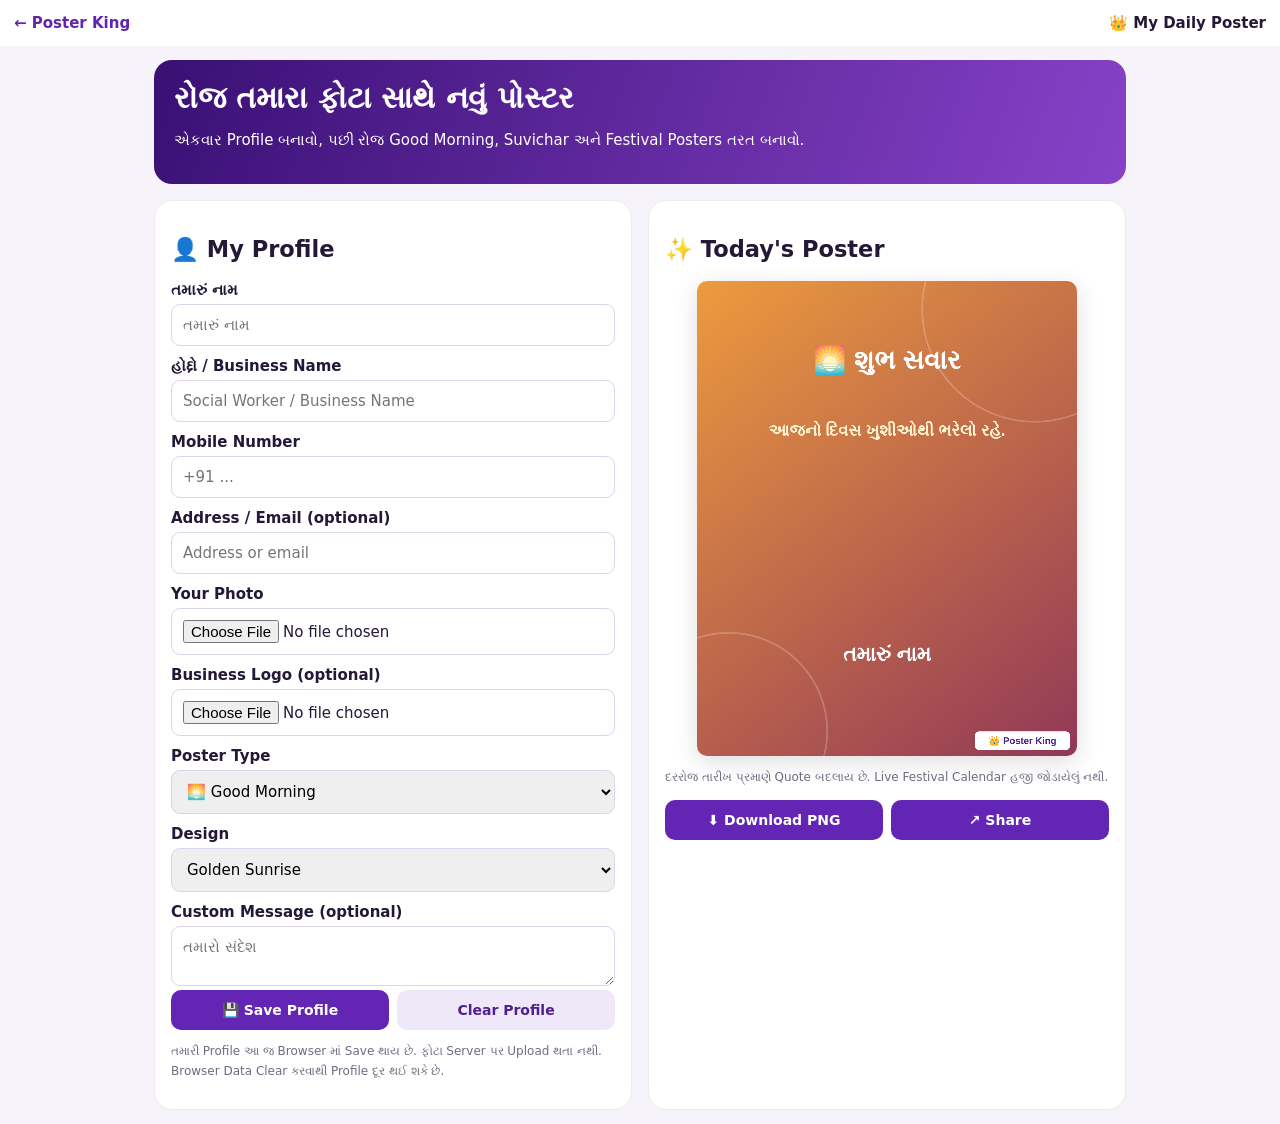
<file: daily.html>
<!doctype html><html lang="gu"><head><meta charset="utf-8"><meta name="viewport" content="width=device-width,initial-scale=1"><title>My Daily Poster — Poster King</title><style>*{box-sizing:border-box}body{margin:0;background:#f6f3fb;color:#241837;font:15px system-ui,sans-serif}header{background:white;padding:14px;display:flex;justify-content:space-between;align-items:center;position:sticky;top:0;z-index:5}a{color:#6024b0;text-decoration:none;font-weight:bold}.wrap{max-width:1000px;margin:auto;padding:14px}.intro{background:linear-gradient(110deg,#391074,#8742c8);border-radius:18px;padding:20px;color:white}.intro h1{margin:0 0 7px}.layout{display:grid;grid-template-columns:1fr 1fr;gap:16px;margin-top:16px}.card{background:white;padding:16px;border-radius:18px;border:1px solid #eee7f5}label{display:block;font-weight:700;margin:11px 0 5px}input,select,textarea{width:100%;border:1px solid #ddd5e8;border-radius:9px;padding:11px;font:inherit}button{border:0;border-radius:10px;padding:12px;background:#6225b4;color:white;font:700 14px system-ui;cursor:pointer}.actions{display:flex;gap:8px;flex-wrap:wrap}.actions button{flex:1}canvas{width:100%;max-width:380px;display:block;margin:auto;border-radius:10px;box-shadow:0 6px 24px #0002}.note{font-size:12px;color:#716b80;line-height:1.6}.secondary{background:#eee8f8;color:#50208e}@media(max-width:740px){.layout{grid-template-columns:1fr}.wrap{padding:9px}.card{padding:12px}}</style></head><body><header><a href="./">← Poster King</a><b>👑 My Daily Poster</b></header><main class="wrap"><div class="intro"><h1>રોજ તમારા ફોટા સાથે નવું પોસ્ટર</h1><p>એકવાર Profile બનાવો, પછી રોજ Good Morning, Suvichar અને Festival Posters તરત બનાવો.</p></div><div class="layout"><section class="card"><h2>👤 My Profile</h2><label>તમારું નામ</label><input id="name" placeholder="તમારું નામ"><label>હોદ્દો / Business Name</label><input id="designation" placeholder="Social Worker / Business Name"><label>Mobile Number</label><input id="phone" placeholder="+91 ..."><label>Address / Email (optional)</label><input id="contact" placeholder="Address or email"><label>Your Photo</label><input id="photo" type="file" accept="image/*"><label>Business Logo (optional)</label><input id="logo" type="file" accept="image/*"><label>Poster Type</label><select id="type"><option value="Morning">🌅 Good Morning</option><option value="Suvichar">💡 Suvichar</option><option value="Night">🌙 Good Night</option><option value="Festival">🪔 Festival Greetings</option></select><label>Design</label><select id="design"><option value="0">Golden Sunrise</option><option value="1">Royal Purple</option><option value="2">Nature Green</option><option value="3">Rose Pink</option><option value="4">Classic Blue</option></select><label>Custom Message (optional)</label><textarea id="message" rows="2" placeholder="તમારો સંદેશ"></textarea><div class="actions"><button id="save">💾 Save Profile</button><button class="secondary" id="clear">Clear Profile</button></div><p class="note">તમારી Profile આ જ Browser માં Save થાય છે. ફોટા Server પર Upload થતા નથી. Browser Data Clear કરવાથી Profile દૂર થઈ શકે છે.</p></section><section class="card"><h2>✨ Today's Poster</h2><canvas id="canvas" width="1080" height="1350"></canvas><p class="note">દરરોજ તારીખ પ્રમાણે Quote બદલાય છે. Live Festival Calendar હજી જોડાયેલું નથી.</p><div class="actions"><button id="download">⬇ Download PNG</button><button id="share">↗ Share</button></div></section></div></main><script>
const $=id=>document.getElementById(id),c=$('canvas'),ctx=c.getContext('2d');let photo=null,logo=null;const keys=['name','designation','phone','contact','type','design','message'];const messages={Morning:['દરેક સવાર નવી આશા લઈને આવે છે.','આજનો દિવસ ખુશીઓથી ભરેલો રહે.','નવા દિવસ સાથે નવા સપના સાકાર કરો.'],Suvichar:['સારા વિચારો જીવનને સુંદર બનાવે છે.','મહેનત અને વિશ્વાસ સફળતાની ચાવી છે.','સકારાત્મક વિચારો નવી દિશા આપે છે.'],Night:['સુંદર સપનાઓ સાથે શુભ રાત્રી.','આવતીકાલ નવી આશા લઈને આવે.','શાંતિભરી રાત્રીની શુભકામનાઓ.'],Festival:['તહેવાર તમારા જીવનમાં આનંદ લાવે.','સુખ, સમૃદ્ધિ અને શાંતિની શુભેચ્છાઓ.','આનંદ અને ઉત્સવની હાર્દિક શુભકામનાઓ.']};const headings={Morning:'🌅 શુભ સવાર',Suvichar:'💡 આજનો સુવિચાર',Night:'🌙 શુભ રાત્રી',Festival:'🪔 હાર્દિક શુભેચ્છાઓ'};const palettes=[['#ed9b3e','#923858'],['#7430b8','#251047'],['#23856b','#173e54'],['#d86596','#702d81'],['#2476b3','#252c74']];function text(t,x,y,max,size,color='#fff'){ctx.font='bold '+size+'px "Noto Sans Gujarati",sans-serif';ctx.fillStyle=color;ctx.textAlign='center';let words=t.split(/\s+/),line='',lines=[];for(let w of words){let next=line?line+' '+w:w;if(ctx.measureText(next).width>max&&line){lines.push(line);line=w}else line=next}lines.push(line);lines.slice(0,5).forEach((l,i)=>ctx.fillText(l,x,y+i*size*1.5))}function circle(im,x,y,r){if(!im)return;ctx.save();ctx.beginPath();ctx.arc(x,y,r,0,Math.PI*2);ctx.clip();let ratio=Math.max(r*2/im.width,r*2/im.height),w=im.width*ratio,h=im.height*ratio;ctx.drawImage(im,x-w/2,y-h/2,w,h);ctx.restore();ctx.strokeStyle='#fff';ctx.lineWidth=10;ctx.beginPath();ctx.arc(x,y,r,0,Math.PI*2);ctx.stroke()}function draw(){const kind=$('type').value,p=palettes[Number($('design').value)],g=ctx.createLinearGradient(0,0,1080,1350);g.addColorStop(0,p[0]);g.addColorStop(1,p[1]);ctx.fillStyle=g;ctx.fillRect(0,0,1080,1350);ctx.strokeStyle='#ffffff35';ctx.lineWidth=5;ctx.beginPath();ctx.arc(960,80,320,0,Math.PI*2);ctx.stroke();ctx.beginPath();ctx.arc(90,1280,280,0,Math.PI*2);ctx.stroke();text(headings[kind],540,250,950,75);const day=Math.floor(Date.now()/86400000);text($('message').value.trim()||messages[kind][day%messages[kind].length],540,440,910,46,'#fff2cc');circle(photo,540,795,180);if(logo)circle(logo,845,1000,72);text($('name').value||'તમારું નામ',540,1080,930,58);text($('designation').value,540,1150,930,34);text([$('phone').value,$('contact').value].filter(Boolean).join(' • '),540,1210,970,26);ctx.fillStyle='#fff';ctx.beginPath();ctx.roundRect(790,1280,270,53,12);ctx.fill();ctx.fillStyle='#53218b';ctx.font='bold 27px sans-serif';ctx.textAlign='center';ctx.fillText('👑 Poster King',925,1316)}function load(file,cb){if(!file)return;const r=new FileReader;r.onload=()=>{const im=new Image;im.onload=()=>{cb(im);draw()};im.src=r.result};r.readAsDataURL(file)}keys.forEach(k=>$(k).addEventListener('input',draw));$('photo').onchange=e=>load(e.target.files[0],im=>photo=im);$('logo').onchange=e=>load(e.target.files[0],im=>logo=im);$('save').onclick=()=>{try{const o={};keys.forEach(k=>o[k]=$(k).value);if(photo){const t=document.createElement('canvas');t.width=t.height=350;t.getContext('2d').drawImage(photo,0,0,350,350);o.photo=t.toDataURL('image/jpeg',.7)}if(logo){const t=document.createElement('canvas');t.width=t.height=200;t.getContext('2d').drawImage(logo,0,0,200,200);o.logo=t.toDataURL('image/jpeg',.7)}localStorage.setItem('pk_daily_profile',JSON.stringify(o));alert('Profile saved on this device')}catch(e){alert('Storage full or unavailable. Try a smaller photo.')}};$('clear').onclick=()=>{if(confirm('Clear saved profile?')){localStorage.removeItem('pk_daily_profile');location.reload()}};try{const o=JSON.parse(localStorage.getItem('pk_daily_profile')||'null');if(o){keys.forEach(k=>{if(o[k]!=null)$(k).value=o[k]});for(const k of ['photo','logo'])if(o[k]){const im=new Image;im.onload=()=>{if(k==='photo')photo=im;else logo=im;draw()};im.src=o[k]}}}catch(e){}function download(){const a=document.createElement('a');a.href=c.toDataURL('image/png');a.download='poster-king-daily.png';a.click()}$('download').onclick=download;$('share').onclick=()=>c.toBlob(async blob=>{const f=new File([blob],'poster-king-daily.png',{type:'image/png'});try{if(navigator.canShare?.({files:[f]}))await navigator.share({files:[f],title:'Poster King'});else download()}catch(e){if(e.name!=='AbortError')download()}},'image/png');draw();
</script></body></html>
</file>
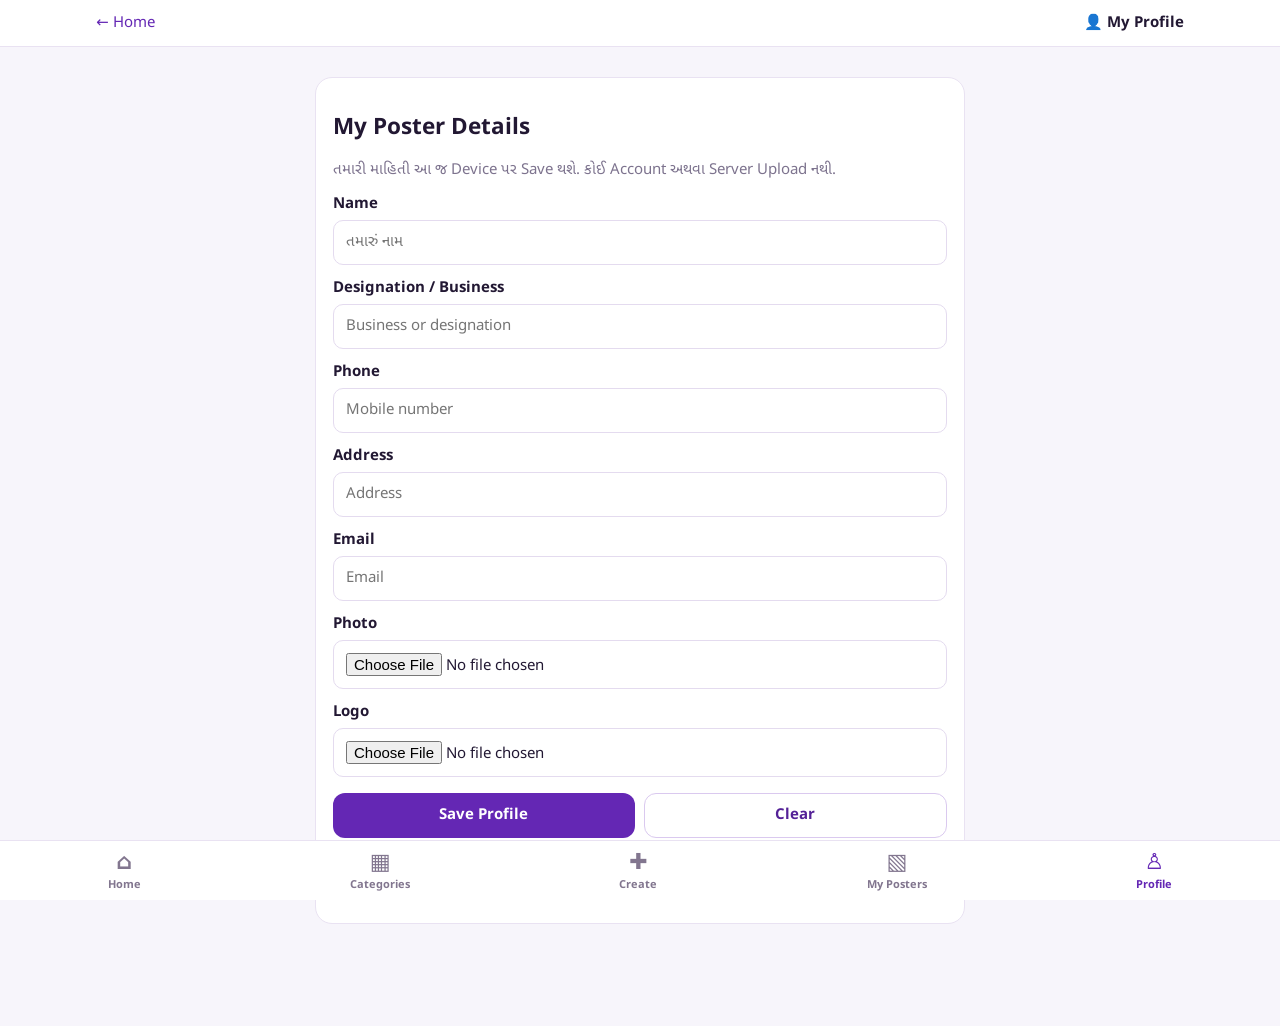
<file: profile.html>
<!doctype html><html lang="gu"><head><meta charset="utf-8"><meta name="viewport" content="width=device-width,initial-scale=1"><link rel="stylesheet" href="./pk-style.css"><title>Profile | Poster King</title><style>label{display:block;margin:14px 0 6px;font-weight:700}input{width:100%;border:1px solid #e4dbef;border-radius:10px;padding:12px}.panel{max-width:650px;margin:14px auto}</style></head><body class="has-nav"><header><div class="topbar"><a href="./">← Home</a><b>👤 My Profile</b></div></header><main class="shell"><section class="panel"><h2>My Poster Details</h2><p class="muted">તમારી માહિતી આ જ Device પર Save થશે. કોઈ Account અથવા Server Upload નથી.</p><label>Name</label><input id="name" placeholder="તમારું નામ"><label>Designation / Business</label><input id="designation" placeholder="Business or designation"><label>Phone</label><input id="phone" placeholder="Mobile number"><label>Address</label><input id="contact" placeholder="Address"><label>Email</label><input id="email" type="email" placeholder="Email"><label>Photo</label><input id="photo" type="file" accept="image/*"><label>Logo</label><input id="logo" type="file" accept="image/*"><div class="actions" style="margin-top:16px"><button class="primary" id="save">Save Profile</button><button class="outline" id="clear">Clear</button></div><p class="muted">Editor માં “Add Saved Profile” થી તમારું નામ અને ફોટો ઉમેરો. Contact details અલગ Text તરીકે ઉમેરવા માટે Editor નો Add Menu વાપરો.</p></section></main><nav class="bottom-nav"><a href="./"><span>⌂</span>Home</a><a href="./categories.html"><span>▦</span>Categories</a><a href="./editor.html"><span>✚</span>Create</a><a href="./saved.html"><span>▧</span>My Posters</a><a href="./profile.html" class="active"><span>♙</span>Profile</a></nav><script>const ids=['name','designation','phone','contact','email'];let o={};try{o=JSON.parse(localStorage.getItem('pk_daily_profile')||'{}')}catch(e){}ids.forEach(id=>document.getElementById(id).value=o[id]||'');function read(file){return new Promise(resolve=>{if(!file)return resolve(null);const r=new FileReader;r.onload=()=>{const im=new Image;im.onload=()=>{const c=document.createElement('canvas');c.width=c.height=250;c.getContext('2d').drawImage(im,0,0,250,250);resolve(c.toDataURL('image/jpeg',.7))};im.src=r.result};r.readAsDataURL(file)})}document.getElementById('save').onclick=async()=>{ids.forEach(id=>o[id]=document.getElementById(id).value);for(const k of ['photo','logo']){const f=document.getElementById(k).files[0];if(f)o[k]=await read(f)}try{localStorage.setItem('pk_daily_profile',JSON.stringify(o));alert('Profile saved on this device')}catch(e){alert('Unable to save. Browser storage may be full.')}};document.getElementById('clear').onclick=()=>{if(confirm('Clear saved profile?')){localStorage.removeItem('pk_daily_profile');location.reload()}};</script></body></html>
</file>
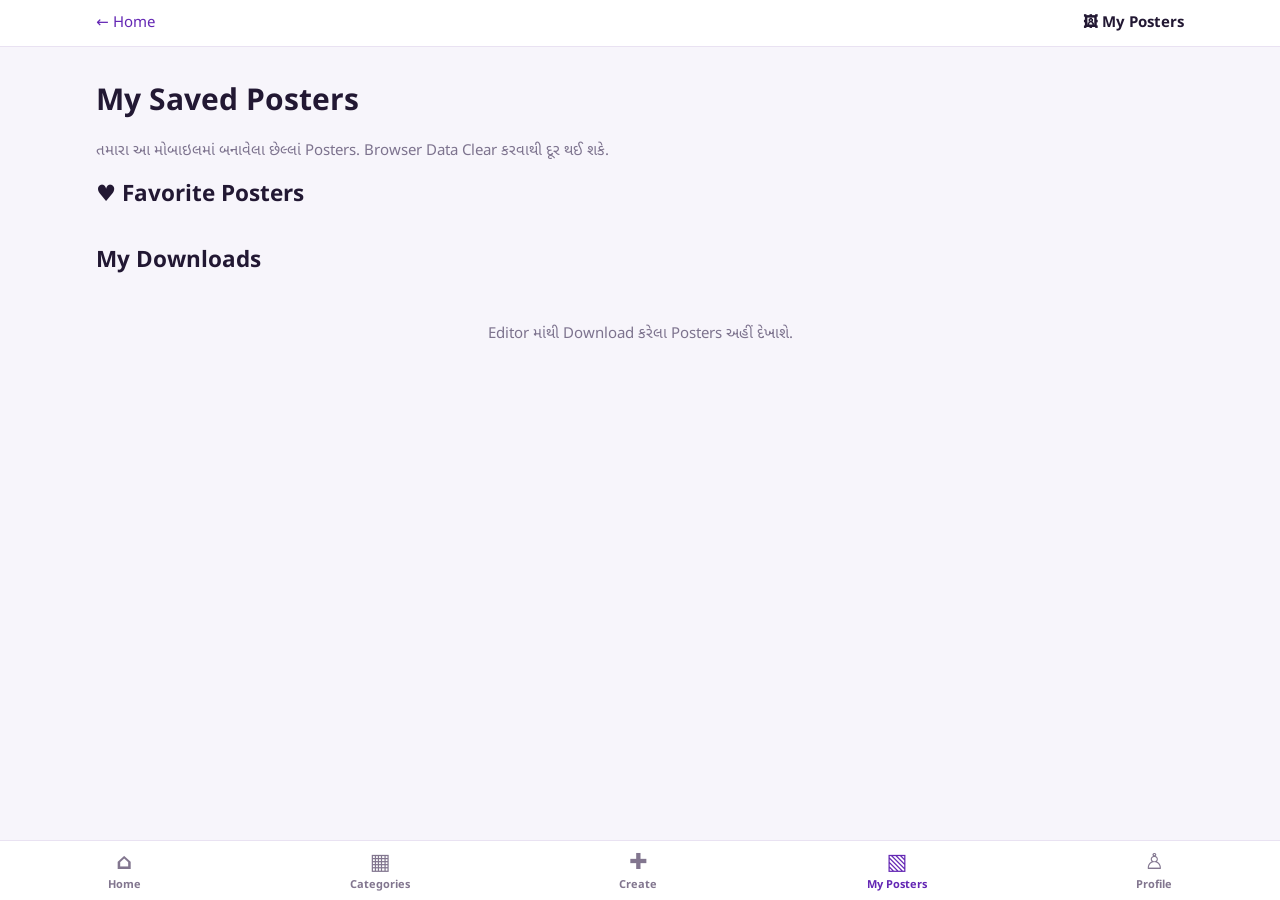
<file: saved.html>
<!doctype html><html lang="gu"><head><meta charset="utf-8"><meta name="viewport" content="width=device-width,initial-scale=1"><link rel="stylesheet" href="./pk-style.css"><title>My Posters | Poster King</title></head><body class="has-nav"><header><div class="topbar"><a href="./">← Home</a><b>🖼 My Posters</b></div></header><main class="shell"><h1>My Saved Posters</h1><p class="muted">તમારા આ મોબાઇલમાં બનાવેલા છેલ્લાં Posters. Browser Data Clear કરવાથી દૂર થઈ શકે.</p><h2>♥ Favorite Posters</h2><div class="grid" id="favorites"></div><h2>My Downloads</h2><div class="grid" id="grid"></div><div class="empty" id="empty">Editor માંથી Download કરેલા Posters અહીં દેખાશે.</div></main><nav class="bottom-nav"><a href="./"><span>⌂</span>Home</a><a href="./categories.html"><span>▦</span>Categories</a><a href="./editor.html"><span>✚</span>Create</a><a href="./saved.html" class="active"><span>▧</span>My Posters</a><a href="./profile.html"><span>♙</span>Profile</a></nav><script src="./pk-core.js"></script><script>let a=[];try{a=JSON.parse(localStorage.getItem('pk_saved')||'[]')}catch(e){}if(a.length)document.getElementById('empty').hidden=true;let fav=[];try{fav=JSON.parse(localStorage.getItem('pk_favorites')||'[]')}catch(e){}const favHost=document.getElementById('favorites');fav.forEach(key=>{const [category,number]=key.split(':');if(!category||!Number.isFinite(Number(number)))return;const t=PK.template(category,Number(number));favHost.append(PK.card(t,()=>location.href='./preview.html?category='+encodeURIComponent(category)+'&design='+Number(number)))});const grid=document.getElementById('grid');a.forEach((src,i)=>{const card=document.createElement('div');card.className='panel';const img=document.createElement('img');img.src=src;img.style.width='100%';img.style.borderRadius='10px';const link=document.createElement('a');link.href=src;link.download='poster-king-saved-'+i+'.jpg';link.textContent='⬇ Download';card.append(img,link);grid.append(card)});</script></body></html>
</file>
<file: pk-style.css>
@import url('https://fonts.googleapis.com/css2?family=Noto+Sans+Gujarati:wght@400;500;600;700;800&family=Noto+Sans+Devanagari:wght@400;600;700&display=swap');:root{--accent:#6427b4;--ink:#221833;--muted:#7d738e;--line:#e9e2f2;--bg:#f7f5fb}*{box-sizing:border-box}body{margin:0;background:var(--bg);color:var(--ink);font:15px 'Noto Sans Gujarati',system-ui,sans-serif}button,input,textarea,select{font:inherit}button{cursor:pointer}a{color:var(--accent);text-decoration:none}header{background:white;border-bottom:1px solid var(--line);position:sticky;top:0;z-index:10}.topbar{max-width:1120px;margin:auto;display:flex;align-items:center;justify-content:space-between;padding:13px 16px;gap:10px}.brand{font-size:21px;font-weight:800;color:#48158c}.brand em{font-style:normal;color:#f1a523}.shell{max-width:1120px;margin:auto;padding:16px}.hero{border-radius:22px;background:linear-gradient(120deg,#37116f,#8e43d0);padding:24px;color:white}.hero h1{margin:0 0 8px;font-size:clamp(24px,4vw,36px)}.hero p{color:#ebdff7}.primary{border:0;border-radius:12px;background:var(--accent);color:#fff;padding:12px 17px;font-weight:700}.hero .primary{background:#ffc947;color:#341354}.outline{border:1px solid #dac9ef;border-radius:12px;background:white;color:#542197;padding:12px 17px;font-weight:700}.search{width:100%;border:1px solid var(--line);background:white;border-radius:13px;padding:13px;margin:16px 0}.section{margin:22px 0}.section-title{display:flex;justify-content:space-between;align-items:center;gap:8px;margin-bottom:12px}.section-title h2{font-size:19px;margin:0}.section-title a{font-size:13px;font-weight:700}.shelf{display:flex;gap:12px;overflow-x:auto;scroll-snap-type:x mandatory;padding:2px 0 12px}.shelf .poster-card{flex:0 0 150px;scroll-snap-align:start}.poster-card{min-width:0;border:1px solid var(--line);border-radius:15px;background:white;padding:7px;text-align:left;box-shadow:0 3px 12px #28104609}.poster-card canvas{display:block;width:100%;aspect-ratio:4/5;border-radius:10px}.poster-card span{display:block;font-size:12px;font-weight:700;padding:8px 4px 3px}.grid{display:grid;grid-template-columns:repeat(4,minmax(0,1fr));gap:13px}.pill-row{display:flex;gap:8px;overflow:auto;padding:8px 0}.pill{white-space:nowrap;border:1px solid var(--line);border-radius:99px;background:#fff;padding:9px 13px}.pill.active{background:var(--accent);color:white}.bottom-nav{position:fixed;bottom:0;left:0;right:0;background:#fff;border-top:1px solid var(--line);display:flex;justify-content:space-around;padding:8px 3px max(8px,env(safe-area-inset-bottom));z-index:11}.bottom-nav a{text-align:center;color:#82768f;font-size:11px;font-weight:700}.bottom-nav a span{display:block;font-size:22px}.bottom-nav a.active{color:var(--accent)}body.has-nav{padding-bottom:72px}.panel{background:white;border:1px solid var(--line);border-radius:17px;padding:17px}.actions{display:flex;gap:9px;flex-wrap:wrap}.actions>*{flex:1}.preview-canvas{display:block;width:100%;max-width:430px;margin:auto;border-radius:12px;box-shadow:0 8px 24px #0002}.muted{color:var(--muted)}.empty{padding:30px;text-align:center;color:var(--muted)}@media(max-width:680px){.shell{padding:12px}.grid{grid-template-columns:repeat(2,minmax(0,1fr));gap:10px}.shelf .poster-card{flex-basis:135px}.hero{padding:20px}.topbar{padding:11px 13px}}
.poster-card .favorite-toggle{position:absolute;right:12px;top:10px;border:0;border-radius:50%;width:34px;height:34px;background:#ffffffdd;color:#5a257d;font-size:27px;line-height:29px;box-shadow:0 2px 7px #0003;z-index:2;padding:0}.poster-card .favorite-toggle[aria-pressed=true]{color:#d52b66;background:#fff1f5}.poster-card:focus-visible{outline:3px solid #8b44e6;outline-offset:3px}
</file>
